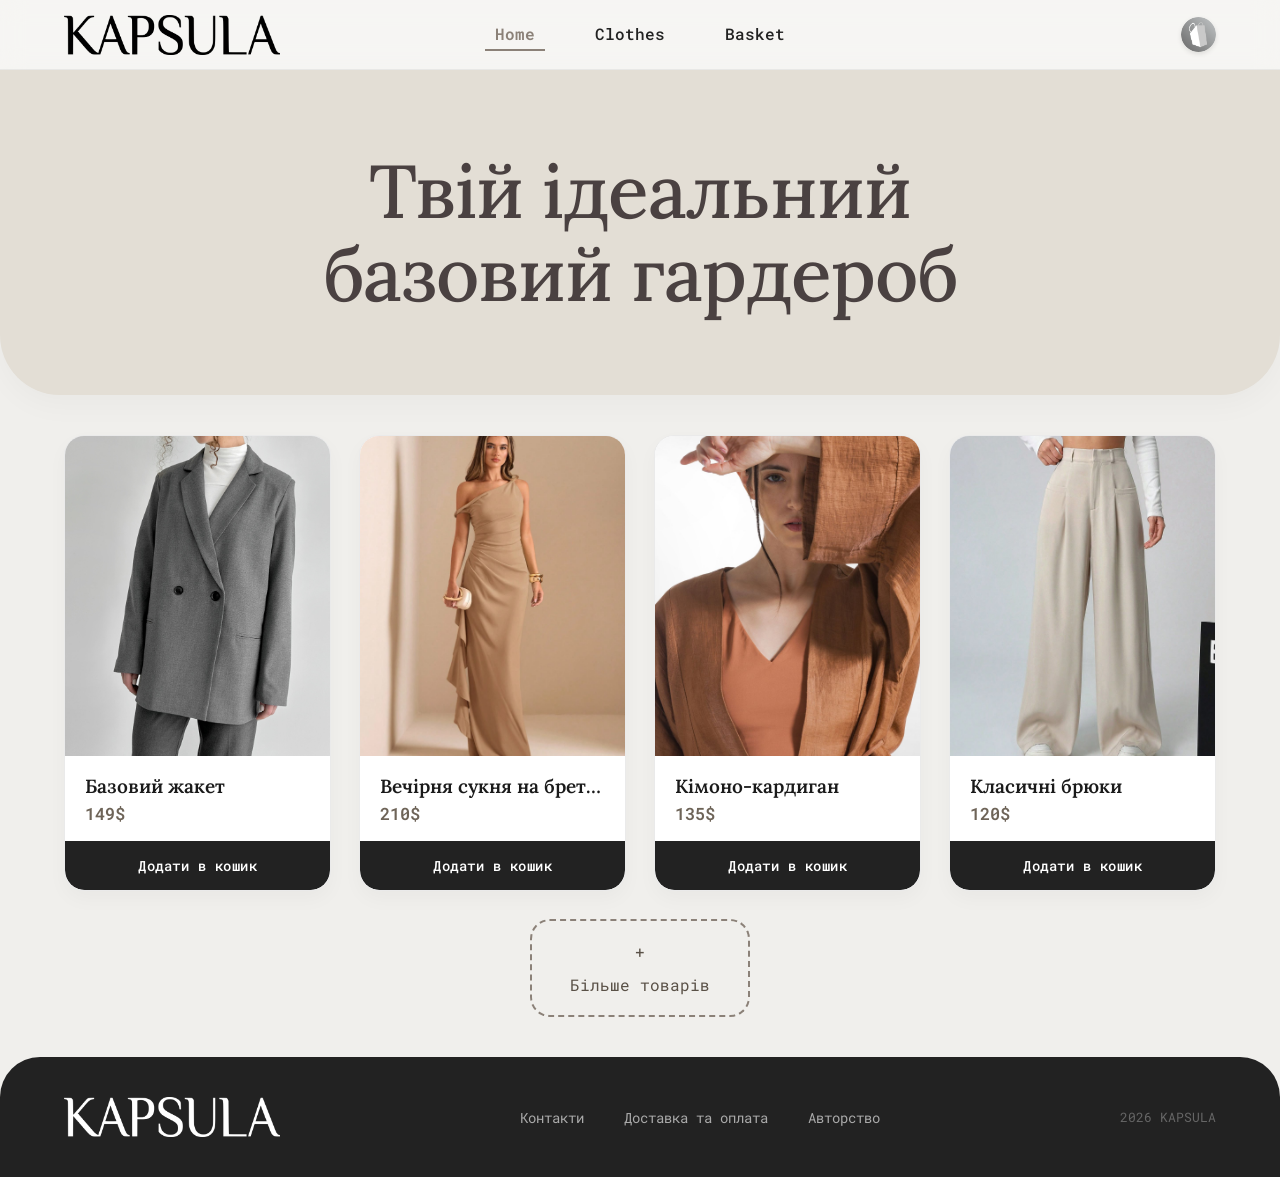
<file: index.html>
<!DOCTYPE html>
<html lang="uk">
<head>
    <meta charset="UTF-8">
    <meta name="viewport" content="width=device-width, initial-scale=1.0">
    <title>Kapsula</title>
    <link rel="stylesheet" href="css/style.css">
</head>
<body>
    <div class="nav">
        <div class="nav-left">
            <img src="img/logo.png" class="logo" alt="KAPSULA">
        </div>
        <nav class="nav-center">
            <a href="index.html" class="nav-text active">Home</a>
            <a href="clotnes.html" class="nav-text">Clothes</a>
            <a href="cart.html" class="nav-text">Basket</a>
        </nav>
        <div class="nav-right">
            <div class="cart-wrapper">
                <span id="cart-count">0</span>
                <img src="img/Avatar.png" class="avatar" alt="Profile">
            </div>
        </div>
    </div>

    <main>
        <section class="hero">
            <div class="hero-text">
                <h1>Твій ідеальний<br>базовий гардероб</h1>
            </div>
        </section>
        
        <section class="cards-section" id="products-container">
            </section>
    </main>

    <footer class="footer">
        <div class="footer-left">
            <img src="img/logo.png" class="logo" alt="KAPSULA">
        </div>
        <div class="footer-center">
            <a href="404.html">Контакти</a>
            <a href="404.html">Доставка та оплата</a>
            <a href="credits.html">Авторство</a>
        </div>
        <div class="footer-right">
            <p>2026 KAPSULA</p>
        </div>
    </footer>

    <script src="js/script.js"></script>
</body>
</html>
</file>
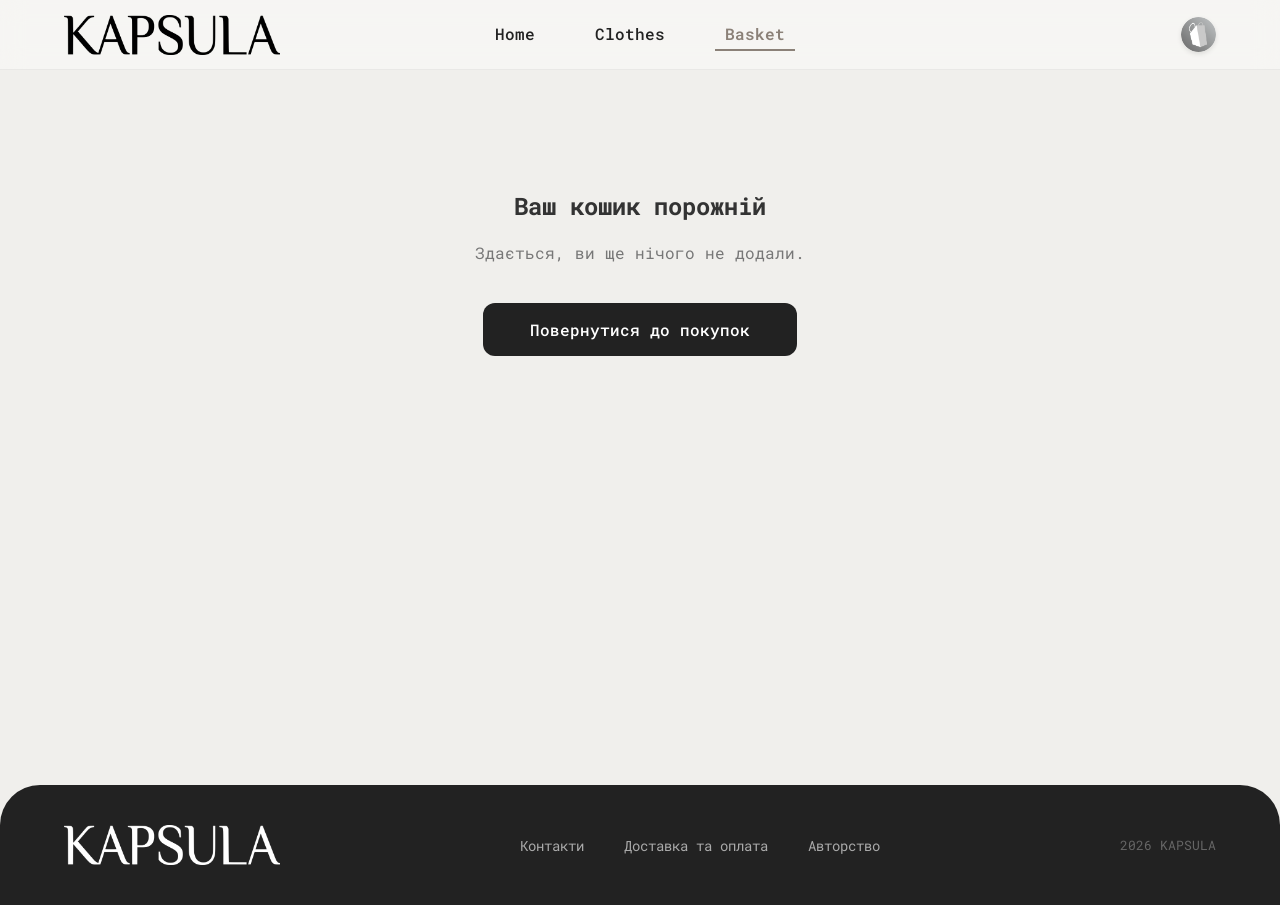
<file: cart.html>
<!DOCTYPE html>
<html lang="uk">
<head>
    <meta charset="UTF-8">
    <meta name="viewport" content="width=device-width, initial-scale=1.0">
    <title>Кошик - Kapsula</title>
    <link rel="stylesheet" href="css/style.css">
</head>
<body>
    <div class="nav">
        <div class="nav-left">
            <img src="img/logo.png" class="logo" alt="KAPSULA">
        </div>
        <nav class="nav-center">
            <a href="index.html" class="nav-text">Home</a>
            <a href="clotnes.html" class="nav-text">Clothes</a>
            <a href="cart.html" class="nav-text active">Basket</a>
        </nav>
        <div class="nav-right">
            <div class="cart-wrapper">
                <span id="cart-count">0</span>
                <img src="img/Avatar.png" class="avatar" alt="Profile">
            </div>
        </div>
    </div>

    <main class="cart-page">
        <div class="cart-header">
            <h1>Ваш кошик</h1>
            <button class="btn-clear" onclick="clearCart()">Очистити кошик</button>
        </div>
        
        <div id="cart-container" class="cart-container">
        </div>
    </main>

    <footer class="footer">
        <div class="footer-left">
            <img src="img/logo.png" class="logo" alt="KAPSULA">
        </div>
        <div class="footer-center">
            <a href="404.html">Контакти</a>
            <a href="404.html">Доставка та оплата</a>
            <a href="credits.html">Авторство</a>
        </div>
        <div class="footer-right">
            <p>2026 KAPSULA</p>
        </div>
    </footer>

    <script src="js/cart.js"></script>
</body>
</html>
</file>
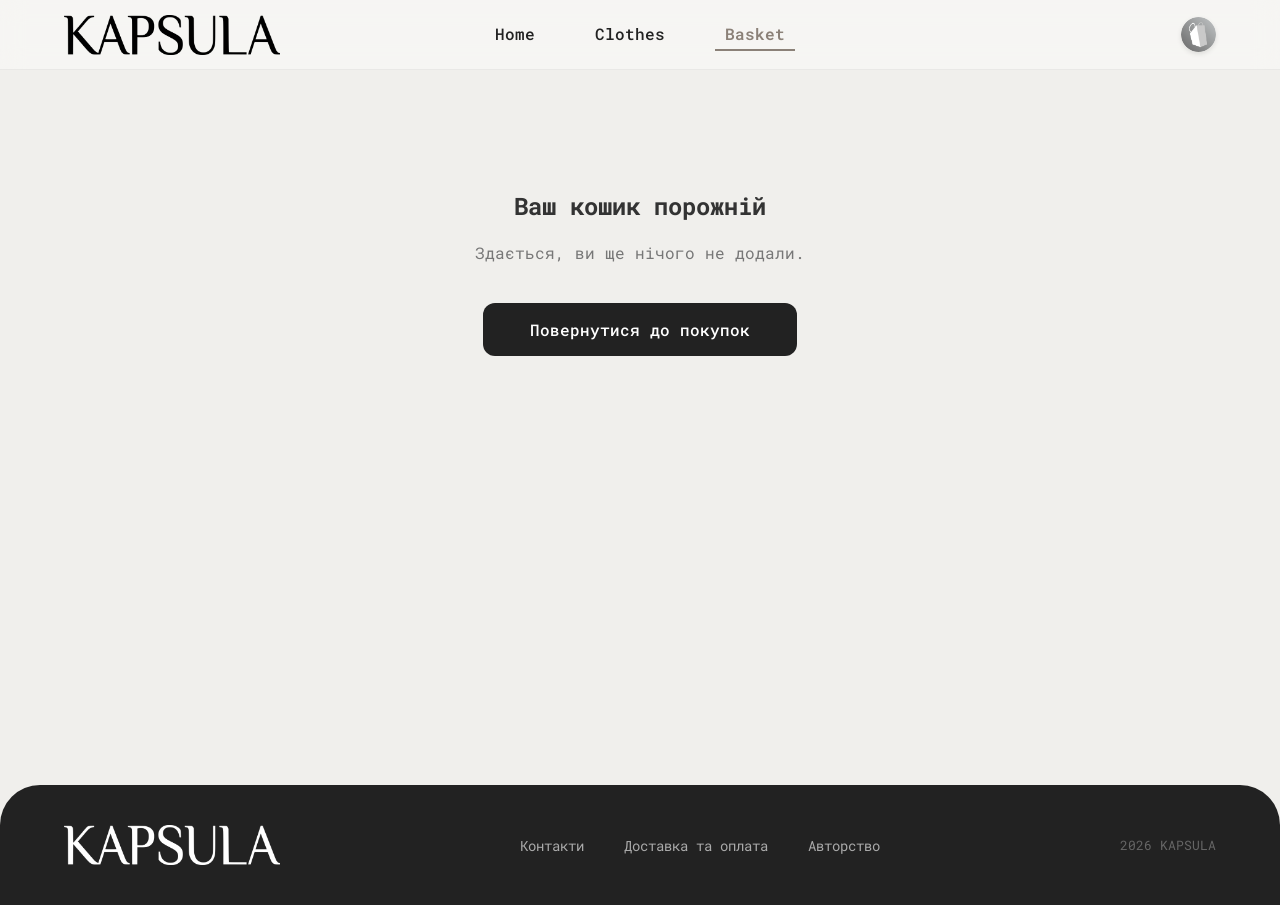
<file: checkout.html>
<!DOCTYPE html>
<html lang="uk">
<head>
    <meta charset="UTF-8">
    <meta name="viewport" content="width=device-width, initial-scale=1.0">
    <title>Оформлення замовлення - Kapsula</title>
    <link rel="stylesheet" href="css/style.css">
</head>
<body>
    <div class="nav">
        <div class="nav-left">
            <img src="img/logo.png" class="logo" alt="KAPSULA">
        </div>
        <nav class="nav-center">
            <a href="index.html" class="nav-text">Home</a>
            <a href="clotnes.html" class="nav-text">Clothes</a>
            <a href="cart.html" class="nav-text">Basket</a>
        </nav>
        <div class="nav-right">
            <div class="cart-wrapper">
                <span id="cart-count">0</span>
                <img src="img/Avatar.png" class="avatar" alt="Profile">
            </div>
        </div>
    </div>

    <main class="checkout-page">
        <h1>Оформлення замовлення</h1>
        <form class="checkout-form" id="checkout-form" onsubmit="processOrder(event)">
            <div class="form-group">
                <label for="name">Ім'я та Прізвище</label>
                <input type="text" id="name" required placeholder="Введіть ваше ім'я">
            </div>
            <div class="form-group">
                <label for="phone">Номер телефону</label>
                <input type="tel" id="phone" required placeholder="+38 (000) 000-00-00">
            </div>
            <div class="form-group">
                <label for="city">Місто та відділення НП</label>
                <input type="text" id="city" required placeholder="Київ, Відділення №1">
            </div>
            <div class="form-group">
                <label for="payment">Спосіб оплати</label>
                <select id="payment" required>
                    <option value="card">Карткою онлайн</option>
                    <option value="cash">При отриманні</option>
                </select>
            </div>
            
            <div class="checkout-summary">
                <p>До сплати: <strong id="checkout-total">0</strong>$</p>
            </div>

            <button type="submit" class="btn-add btn-large">Підтвердити замовлення</button>
        </form>
    </main>

    <script src="js/cart.js"></script>
</body>
</html>
</file>
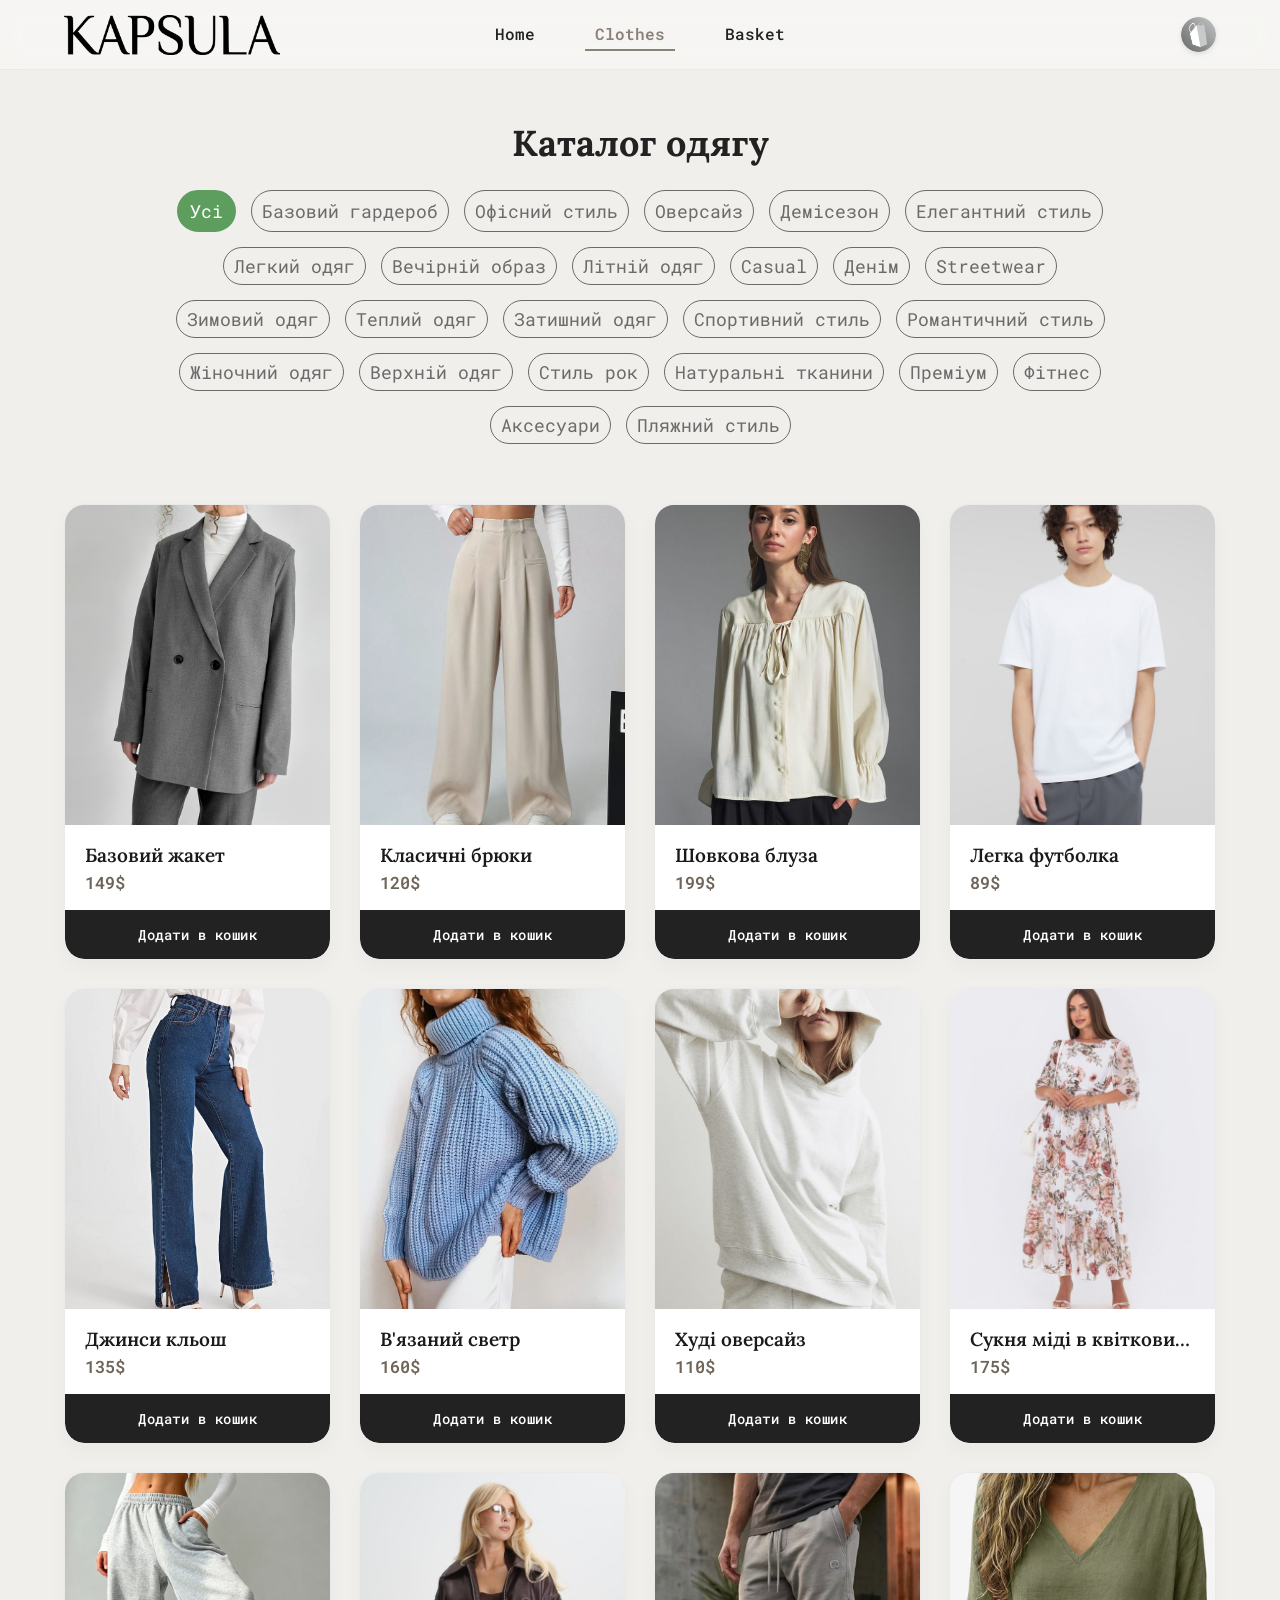
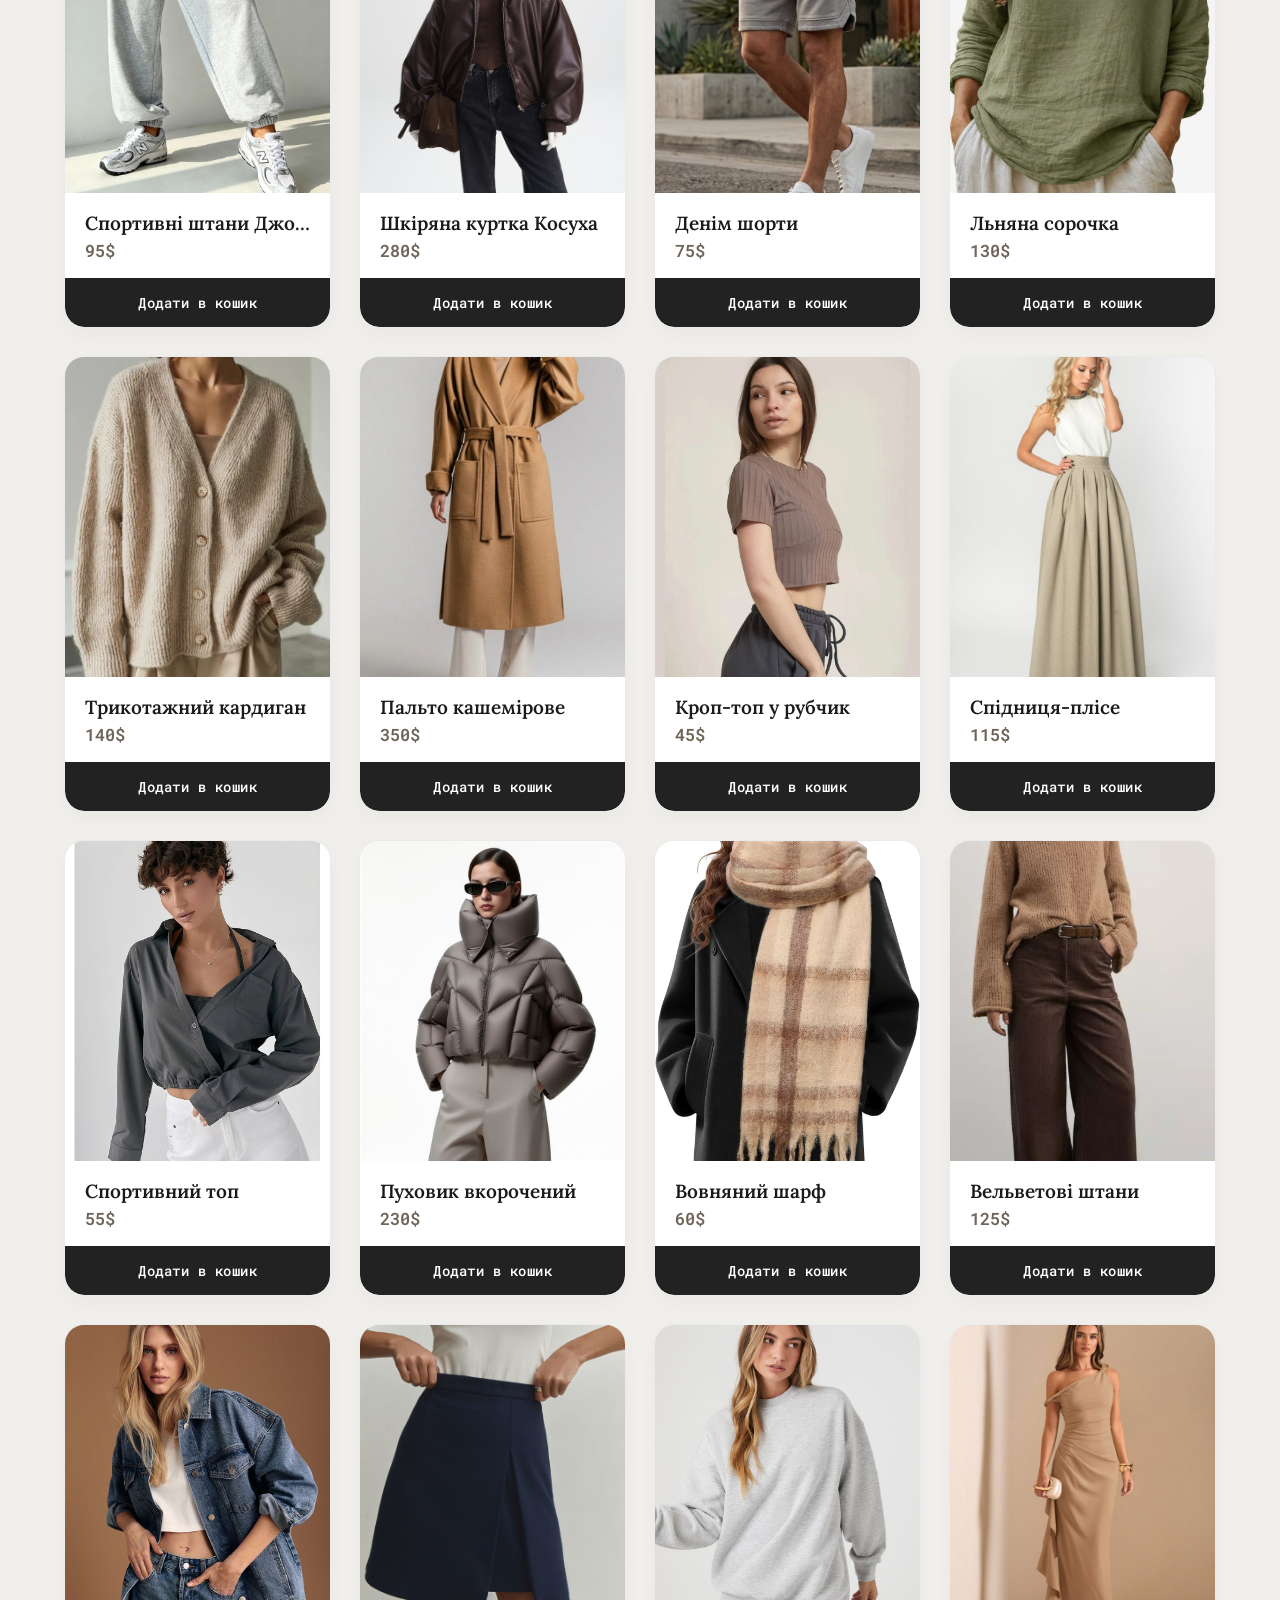
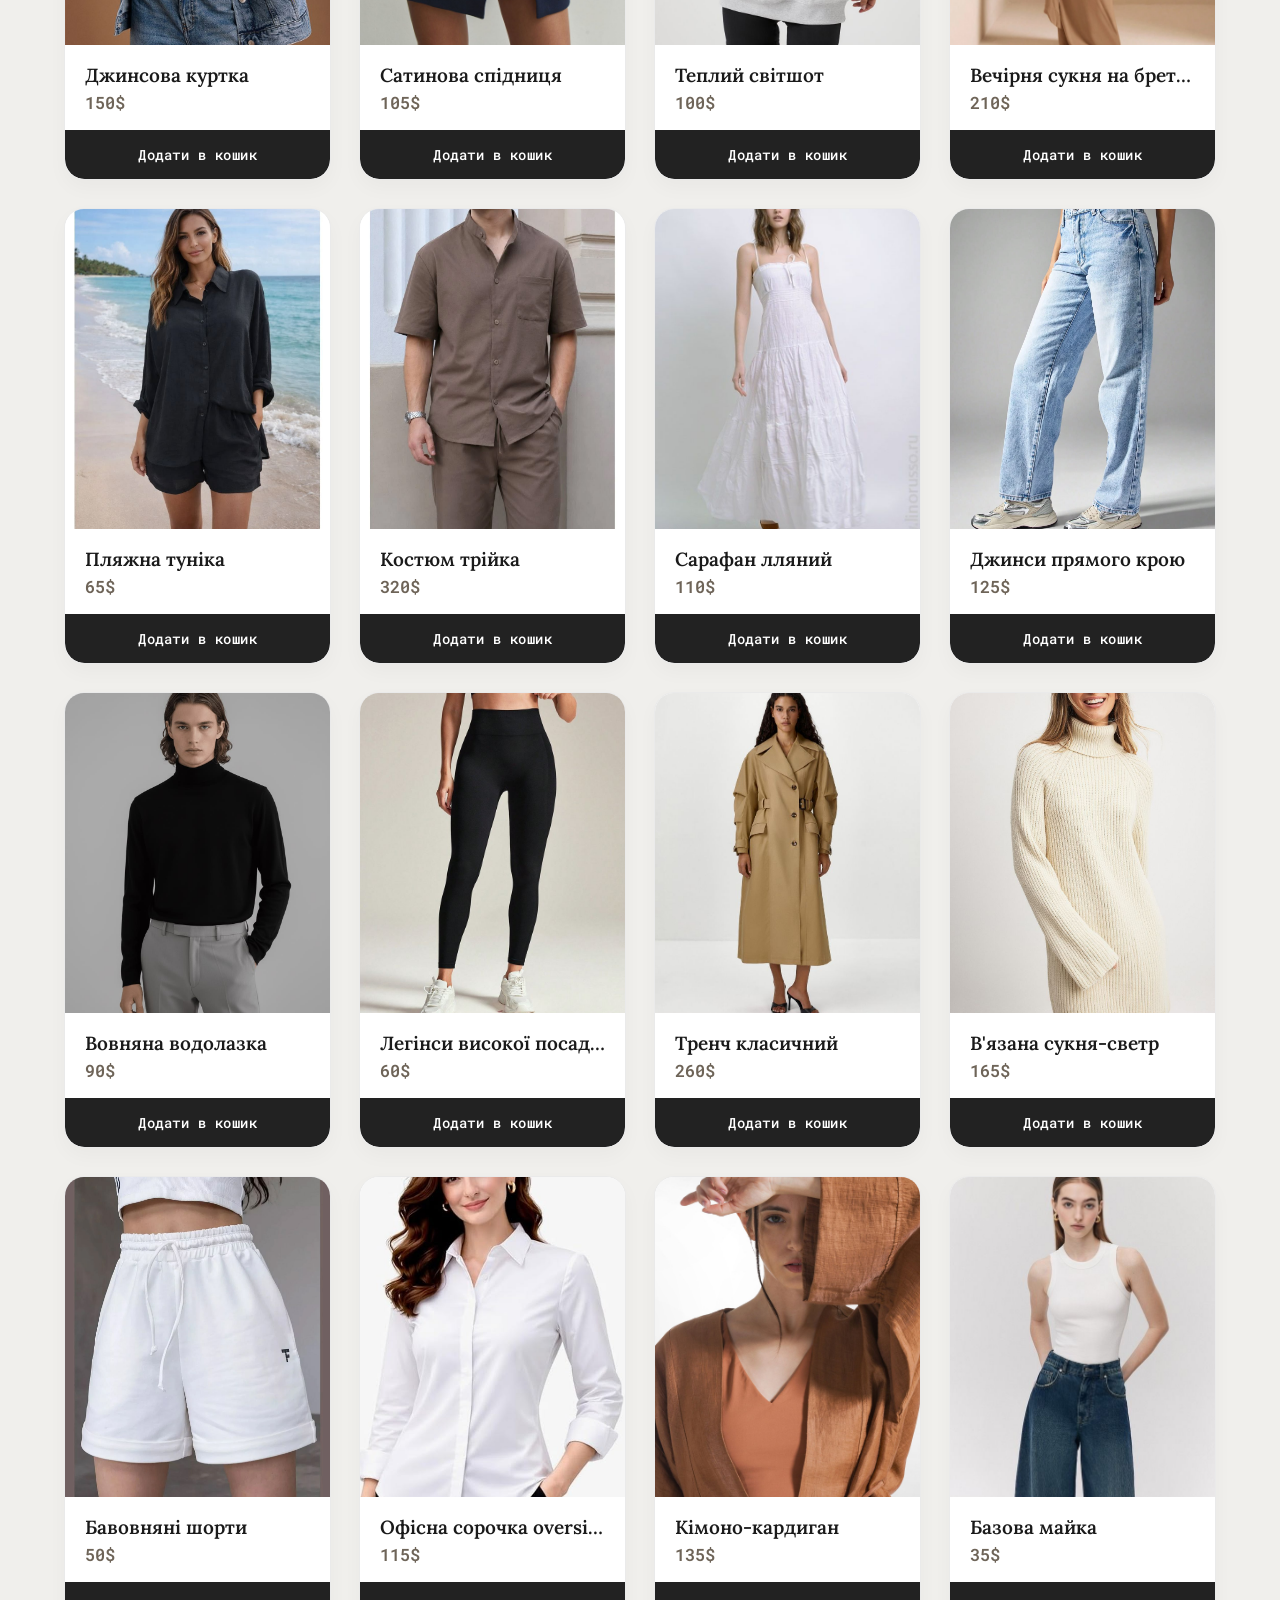
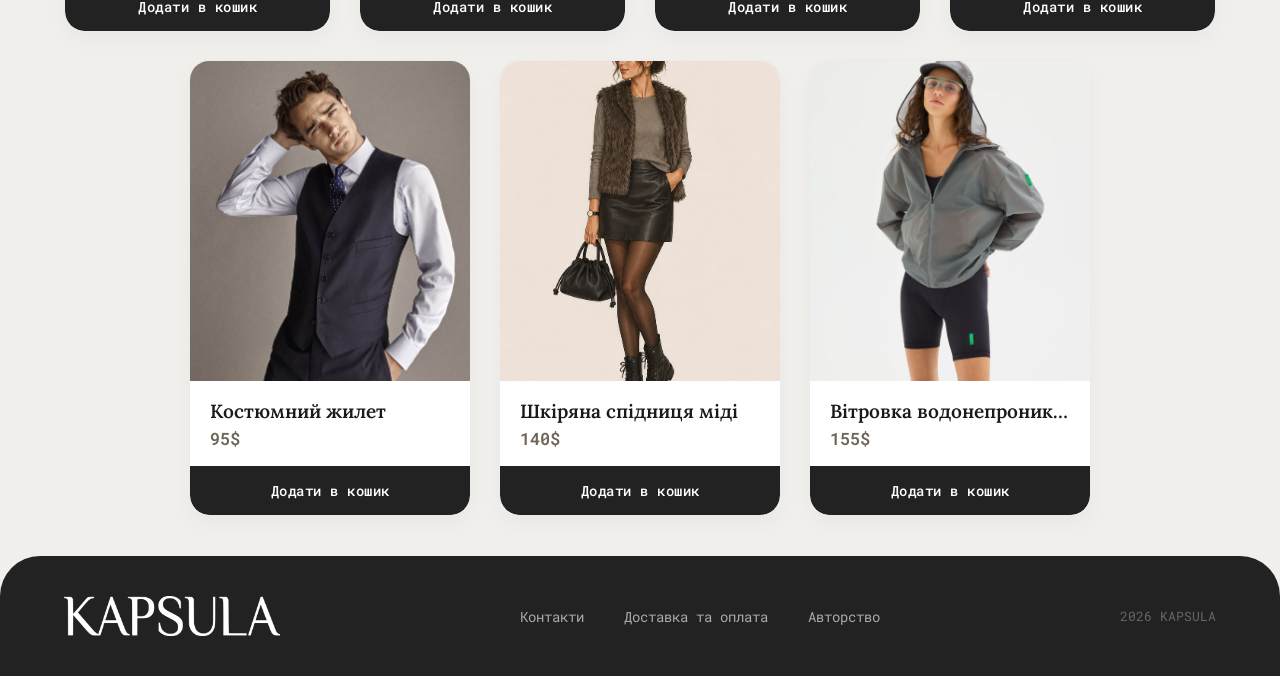
<file: clotnes.html>
<!DOCTYPE html>
<html lang="uk">
<head>
    <meta charset="UTF-8">
    <meta name="viewport" content="width=device-width, initial-scale=1.0">
    <title>Kapsula - Каталог</title>
    <link rel="stylesheet" href="css/style.css">
</head>
<body>
    <div class="nav">
        <div class="nav-left">
            <img src="img/logo.png" class="logo" alt="KAPSULA">
        </div>
        <nav class="nav-center">
            <a href="index.html" class="nav-text">Home</a>
            <a href="clotnes.html" class="nav-text active">Clothes</a>
            <a href="cart.html" class="nav-text">Basket</a>
        </nav>
        <div class="nav-right">
            <div class="cart-wrapper">
                <span id="cart-count">0</span>
                <img src="img/Avatar.png" class="avatar" alt="Profile">
            </div>
        </div>
    </div>

    <main>
        <h1 style="text-align: center; margin-top: 50px; font-family: 'Lora', serif; font-size: 36px; color: #222;">Каталог одягу</h1>
        
        <div class="tags-container" id="tags-container"></div>

        <section class="cards-section" id="catalog-container">
        </section>
    </main>

    <footer class="footer">
        <div class="footer-left">
            <img src="img/logo.png" class="logo" alt="KAPSULA">
        </div>
        <div class="footer-center">
            <a href="404.html">Контакти</a>
            <a href="404.html">Доставка та оплата</a>
            <a href="credits.html">Авторство</a>
        </div>
        <div class="footer-right">
            <p>2026 KAPSULA</p>
        </div>
    </footer>

    <script src="js/tags-filter.js"></script>
</body>
</html>
</file>
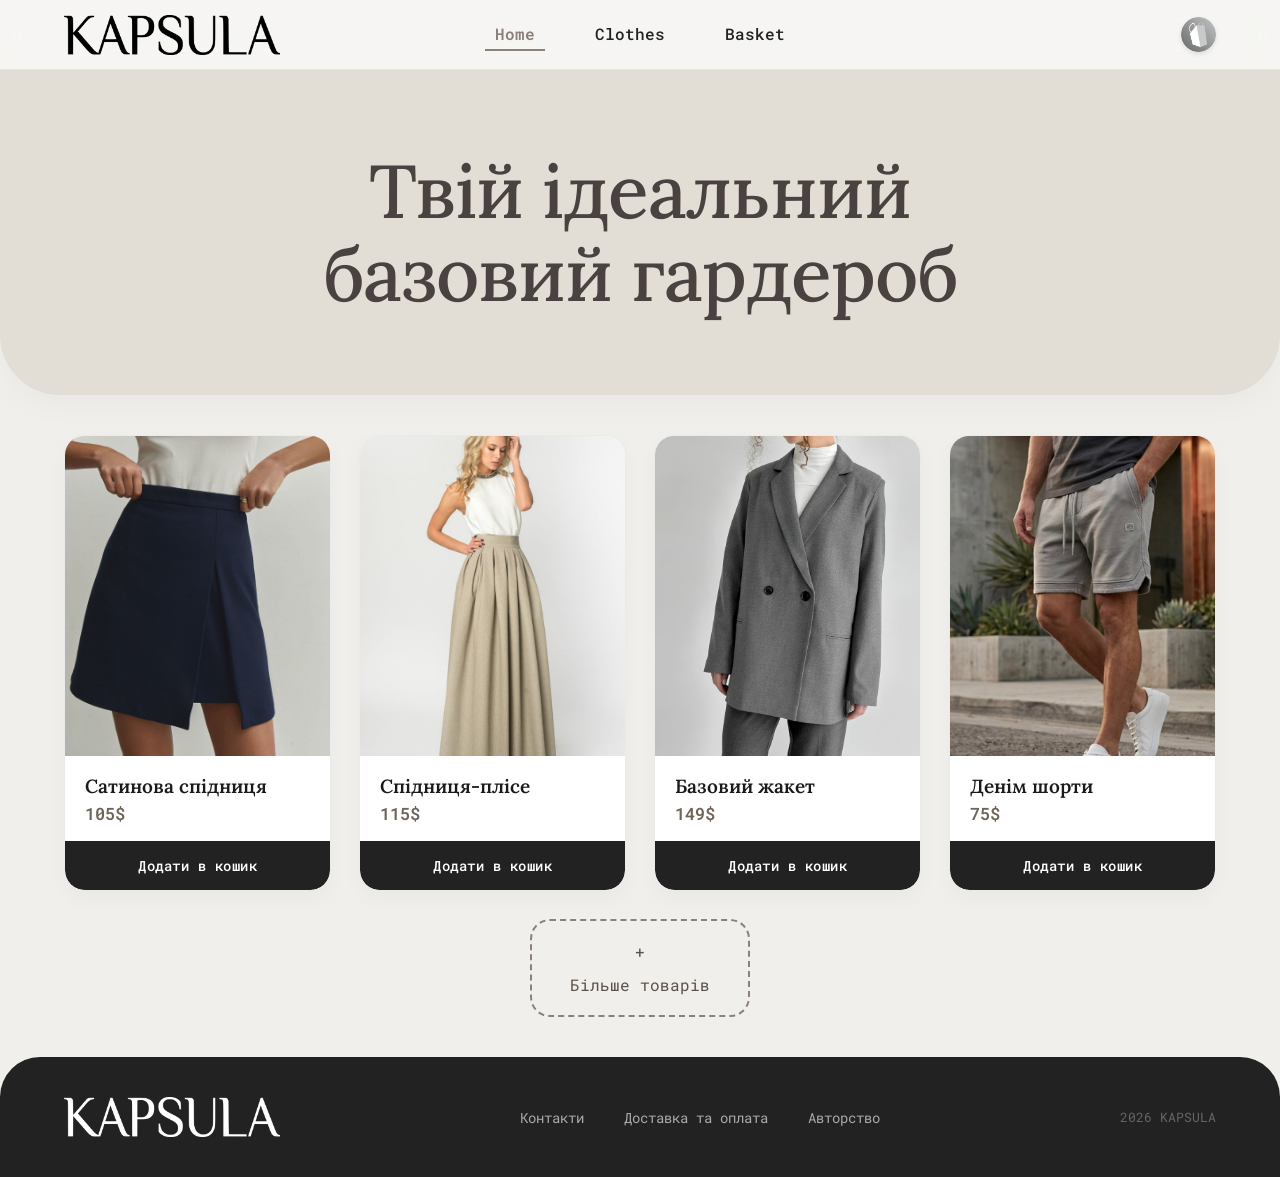
<file: home.html>
<!DOCTYPE html>
<html lang="uk">
<head>
    <meta charset="UTF-8">
    <meta name="viewport" content="width=device-width, initial-scale=1.0">
    <title>Kapsula</title>
    <link rel="stylesheet" href="css/style.css">
</head>
<body>
    <div class="nav">
        <div class="nav-left">
            <img src="img/logo.png" class="logo" alt="KAPSULA">
        </div>
        <nav class="nav-center">
            <a href="home.html" class="nav-text active">Home</a>
            <a href="clotnes.html" class="nav-text">Clothes</a>
            <a href="cart.html" class="nav-text">Basket</a>
        </nav>
        <div class="nav-right">
            <div class="cart-wrapper">
                <span id="cart-count">0</span>
                <img src="img/Avatar.png" class="avatar" alt="Profile">
            </div>
        </div>
    </div>

    <main>
        <section class="hero">
            <div class="hero-text">
                <h1>Твій ідеальний<br>базовий гардероб</h1>
            </div>
        </section>
        
        <section class="cards-section" id="products-container">
            </section>
    </main>

    <footer class="footer">
        <div class="footer-left">
            <img src="img/logo.png" class="logo" alt="KAPSULA">
        </div>
        <div class="footer-center">
            <a href="404.html">Контакти</a>
            <a href="404.html">Доставка та оплата</a>
            <a href="credits.html">Авторство</a>
        </div>
        <div class="footer-right">
            <p>2026 KAPSULA</p>
        </div>
    </footer>

    <script src="js/script.js"></script>
</body>
</html>
</file>
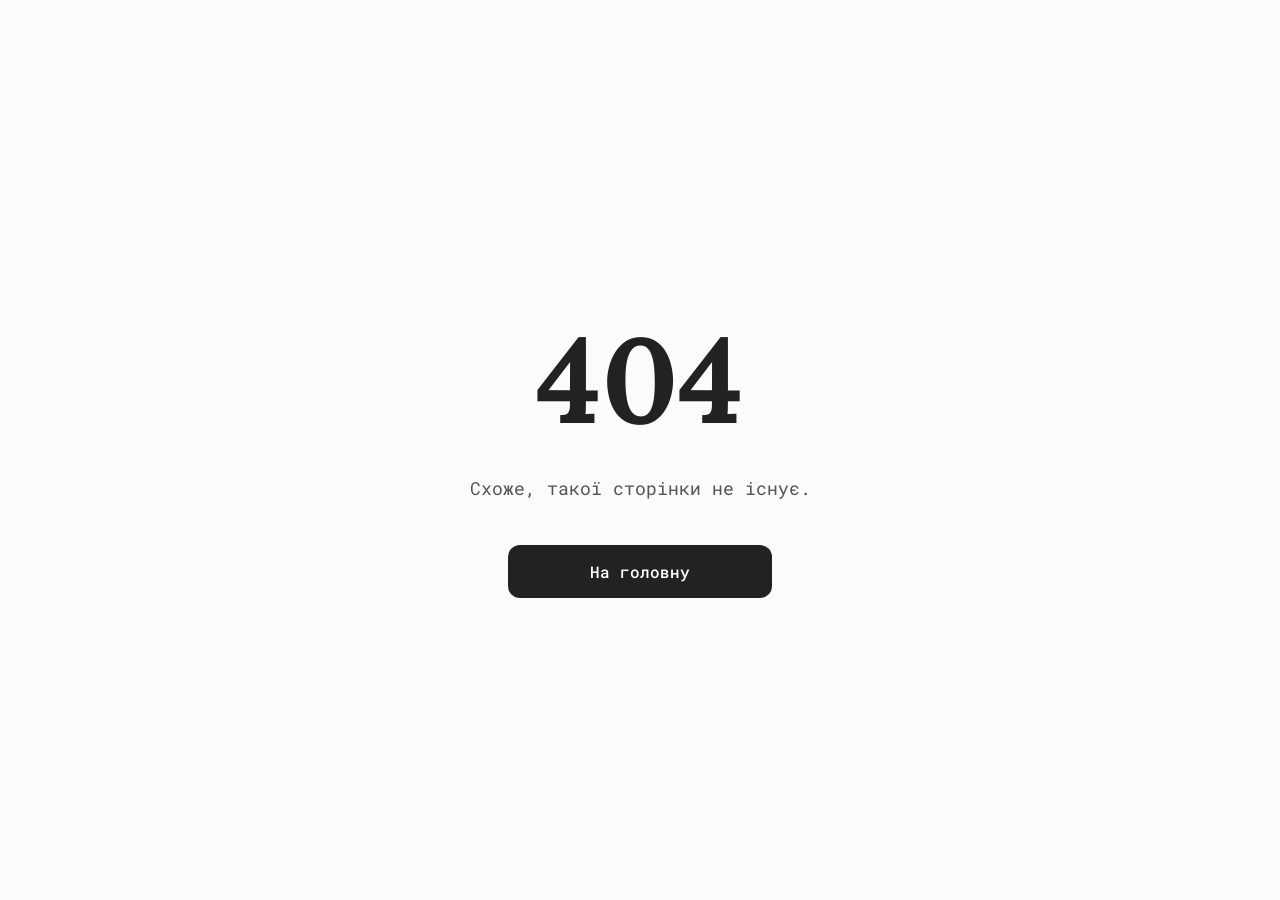
<file: product.html>
<!DOCTYPE html>
<html lang="uk">
<head>
    <meta charset="UTF-8">
    <meta name="viewport" content="width=device-width, initial-scale=1.0">
    <title>Kapsula</title>
    <link rel="stylesheet" href="css/style.css">
</head>
<body>
    <div class="nav">
        <div class="nav-left">
            <img src="img/logo.png" class="logo" alt="KAPSULA">
        </div>
        <nav class="nav-center">
            <a href="index.html" class="nav-text">Home</a>
            <a href="clotnes.html" class="nav-text active">Clothes</a>
            <a href="cart.html" class="nav-text">Basket</a>
        </nav>
        <div class="nav-right">
            <div class="cart-wrapper">
                <span id="cart-count">0</span>
                <img src="img/Avatar.png" class="avatar" alt="Profile">
            </div>
        </div>
    </div>

    <main id="product-container"></main>

    <footer class="footer">
        <div class="footer-left">
            <img src="img/logo.png" class="logo" alt="KAPSULA">
        </div>
        <div class="footer-center">
            <a href="404.html">Контакти</a>
            <a href="404.html">Доставка та оплата</a>
            <a href="credits.html">Авторство</a>
        </div>
        <div class="footer-right">
            <p>2026 KAPSULA</p>
        </div>
    </footer>

    <script src="js/script.js"></script>
    <script src="js/product-loader.js"></script>
</body>
</html>
</file>
<file: css/style.css>
/* ########################## */
/* #- GENERAL & BASE -#       */
/* ########################## */

@import url('https://fonts.googleapis.com/css2?family=Lora:wght@400;500;600&family=Roboto+Mono:wght@400;500;600&display=swap');

body {
    background-color: #f0efec;
    margin: 0;
    font-family: 'Roboto Mono', monospace;
    color: #333;
    min-height: 100vh; 
}

html {
    height: 100%;
}

main, .cart-page {
    min-height: calc(100vh - 265px);
    box-sizing: border-box;
}

/* ########################## */
/* #- NAVIGATION & HEADER -#  */
/* ########################## */

.nav {
    height: 70px;
    width: 100%;
    background-color: rgba(252, 251, 249, 0.5);
    backdrop-filter: blur(12px);
    -webkit-backdrop-filter: blur(12px);
    position: sticky;
    top: 0;
    z-index: 1000;
    display: flex;
    align-items: center;
    justify-content: space-between;
    padding: 0 5%;
    box-sizing: border-box;
    border-bottom: 1px solid rgba(0,0,0,0.05);
}

.nav-left {
    flex: 1;
    display: flex;
    justify-content: flex-start;
}

.nav-center {
    flex: 2;
    display: flex;
    justify-content: center;
    gap: 40px;
}

.nav-right {
    flex: 1;
    display: flex;
    justify-content: flex-end;
    align-items: center;
}

.logo {
    height: 40px;
    width: auto;
    display: block;
}

.nav-text {
    font-size: 16px;
    font-weight: 500;
    text-decoration: none;
    color: #222;
    padding: 5px 10px;
    transition: color 0.3s ease;
}

.nav-text:hover {
    color: #8b8178;
}

.nav-text.active {
    color: #8b8178;
    font-weight: 600;
    border-bottom: 2px solid #8b8178;
}

.cart-wrapper {
    position: relative;
    display: flex;
    align-items: center;
    cursor: pointer;
}

#cart-count {
    position: absolute;
    top: -5px;
    right: -8px;
    background-color: #222;
    color: #fff;
    font-size: 10px;
    font-weight: 600;
    width: 18px;
    height: 18px;
    border-radius: 50%;
    display: flex;
    align-items: center;
    justify-content: center;
    border: 2px solid #fcfbf9;
}

.avatar {
    height: 35px;
    width: 35px;
    border-radius: 50%;
    object-fit: cover;
    box-shadow: 0 2px 5px rgba(0,0,0,0.1);
}

/* ########################## */
/* #- UI COMPONENTS -#        */
/* ########################## */

.btn-add {
    width: 100%;
    padding: 14px 0;
    margin-top: 10px;
    background-color: #222;
    color: #fff;
    border: none;
    border-radius: 12px;
    font-family: 'Roboto Mono', monospace;
    font-size: 14px;
    font-weight: 500;
    cursor: pointer;
    transition: background-color 0.3s ease, transform 0.1s ease;
}

.btn-add:hover {
    background-color: #4a4141;
}

.btn-add:active {
    transform: scale(0.97);
}

.btn-large {
    padding: 16px 32px;
    font-size: 16px;
    max-width: 250px;
    margin-top: 15px;
}

/* ########################## */
/* #- HERO SECTION -#         */
/* ########################## */

.hero {
    background-color: #e3ded5;
    border-radius: 0 0 60px 60px;
    padding: 80px 5%;
    display: flex;
    align-items: center;
    justify-content: center;
    text-align: center;
    box-shadow: 0 10px 30px rgba(0,0,0,0.03);
}

.hero-text h1 {
    font-family: 'Lora', serif;
    font-size: 75px;
    font-weight: 500;
    color: #4a4141;
    margin: 0;
    line-height: 1.1;
    letter-spacing: -1px;
}

/* ########################## */
/* #- PRODUCT CARDS (MODERN) -# */
/* ########################## */

.cards-section {
    width: 100%;
    box-sizing: border-box;
    display: flex;
    flex-wrap: wrap;
    gap: 28px;
    padding: 40px 5%;
    justify-content: center;
    align-items: stretch;
}

.cards-section::-webkit-scrollbar {
    display: none;
}

.card {
    width: 100%;
    flex: 1 1 240px;
    max-width: 280px;
    min-width: 210px;
    background-color: #fff;
    border-radius: 20px;
    overflow: hidden;
    border: 1px solid #eaeaea;
    box-shadow: 0 8px 20px rgba(0,0,0,0.03);
    display: flex;
    flex-direction: column;
    justify-content: space-between;
    transition: transform 0.3s cubic-bezier(0.25, 0.8, 0.25, 1), box-shadow 0.3s ease, border-color 0.3s ease;
    text-decoration: none;
    color: inherit;
}

.card:hover {
    transform: translateY(-7px);
    box-shadow: 0 16px 32px rgba(0,0,0,0.08);
    border-color: #d1d1d1;
}

.card-img-wrapper {
    width: 100%;
    height: 320px;
    background-color: #f5f2ed;
    overflow: hidden;
}

.card-img {
    width: 100%;
    height: 100%;
    object-fit: cover;
    transition: transform 0.6s ease;
}

.card:hover .card-img {
    transform: scale(1.06);
}

.card-info {
    padding: 18px 20px 0 20px;
    display: flex;
    flex-direction: column;
    justify-content: space-between;
    flex-grow: 1;
}

.card-title {
    margin: 0 0 4px 0;
    font-family: 'Lora', serif;
    font-size: 19px;
    font-weight: 600;
    color: #1a1a1a;
    text-align: left;
    white-space: nowrap;
    overflow: hidden;
    text-overflow: ellipsis;
}

.card-price {
    margin: 0;
    font-size: 17px;
    font-weight: 600;
    color: #6e6458;
    text-align: left;
}

.card .btn-add {
    width: calc(100% + 40px);
    margin: 16px -20px 0 -20px;
    padding: 15px 0;
    background-color: #222222;
    color: #ffffff;
    border: none;
    border-radius: 0 0 20px 20px;
    font-size: 14px;
    font-weight: 500;
    letter-spacing: 0.5px;
    cursor: pointer;
    transition: background-color 0.25s ease;
    text-align: center;
}

.card .btn-add:hover {
    background-color: #5a5147;
}

.more-card {
    flex: 1 1 180px;
    max-width: 220px;
    min-width: 160px;
    border: 2px dashed #8b8178;
    border-radius: 20px;
    display: flex;
    flex-direction: column;
    align-items: center;
    justify-content: center;
    text-decoration: none;
    color: #5a5147;
    background-color: transparent;
    transition: all 0.3s ease;
    gap: 12px;
    padding: 20px;
    box-sizing: border-box;
}

.more-card:hover {
    border-color: #222;
    color: #222;
    background-color: rgba(90, 81, 71, 0.05);
    transform: translateY(-3px);
}

/* ########################## */
/* #- SINGLE PRODUCT PAGE -#  */
/* ########################## */

.product-section {
    display: flex;
    gap: 50px;
    padding: 60px 5%;
    max-width: 1100px;
    margin: 0 auto;
    align-items: flex-start;
}

.product-image-wrapper {
    flex: 1;
    max-width: 500px;
    border-radius: 20px;
    overflow: hidden;
    box-shadow: 0 10px 30px rgba(0,0,0,0.05);
}

.product-image-wrapper img {
    width: 100%;
    height: auto;
    display: block;
    object-fit: cover;
}

.product-details {
    flex: 1;
    display: flex;
    flex-direction: column;
    gap: 20px;
}

.product-details h1 {
    font-family: 'Lora', serif;
    font-size: 38px;
    color: #222;
    margin: 0;
}

.product-price {
    font-size: 26px;
    font-weight: 600;
    color: #5a5147;
    margin: 0;
}

.product-description {
    font-size: 15px;
    line-height: 1.6;
    color: #555;
    margin: 0;
}

.product-material {
    font-size: 14px;
    color: #666;
    margin: 0;
}

.product-options {
    display: flex;
    flex-direction: column;
    gap: 8px;
    margin-top: 10px;
}

.size-label {
    font-size: 14px;
    color: #333;
    font-weight: 500;
}

.size-select {
    padding: 12px 16px;
    border: 1px solid #ccc;
    border-radius: 10px;
    font-family: 'Roboto Mono', monospace;
    font-size: 15px;
    background-color: #fff;
    color: #333;
    outline: none;
    cursor: pointer;
    max-width: 200px;
    transition: border-color 0.3s;
}

.size-select:focus {
    border-color: #5a5147;
}

.size-select.select-invalid {
    border-color: #d9534f;
}

.size-error {
    display: none;
    color: #d9534f;
    font-size: 12px;
}

/* ==========================================
   ART PAGE
   ========================================== */

.cart-page {
    max-width: 900px;
    margin: 40px auto;
    padding: 0 20px;
}

.cart-header {
    display: flex;
    justify-content: space-between;
    align-items: center;
    margin-bottom: 30px;
    padding-bottom: 15px;
    border-bottom: 1px solid #e0e0e0;
}

.cart-header h1 {
    font-family: 'Lora', serif;
    font-size: 32px;
    margin: 0;
}

.btn-clear {
    background: transparent;
    border: 1px solid #c62828;
    color: #c62828;
    padding: 8px 16px;
    border-radius: 20px;
    cursor: pointer;
    font-size: 14px;
    transition: all 0.2s ease;
}

.btn-clear:hover {
    background: #c62828;
    color: #fff;
}

.cart-list {
    display: flex;
    flex-direction: column;
    gap: 20px;
}

.cart-item {
    display: flex;
    justify-content: space-between;
    align-items: center;
    background: #ffffff;
    border: 1px solid #eee;
    border-radius: 12px;
    padding: 15px 20px;
    box-shadow: 0 2px 8px rgba(0,0,0,0.03);
}

.cart-item-left {
    display: flex;
    align-items: center;
    gap: 20px;
}

.cart-item-img {
    width: 80px;
    height: 100px;
    object-fit: cover;
    border-radius: 8px;
    background-color: #f5f5f5;
}

.cart-item-details {
    display: flex;
    flex-direction: column;
    gap: 6px;
}

.cart-item-title {
    font-size: 18px;
    margin: 0;
    color: #222;
}

.cart-item-qty {
    font-size: 14px;
    color: #666;
    margin: 0;
}

.cart-item-price {
    font-size: 18px;
    font-weight: 600;
    color: #2e7d32;
    margin: 0;
}

.btn-remove {
    background-color: transparent;
    border: 1px solid #d32f2f;
    color: #d32f2f;
    padding: 8px 18px;
    border-radius: 20px;
    font-size: 14px;
    font-weight: 500;
    cursor: pointer;
    transition: all 0.2s ease;
}

.btn-remove:hover {
    background-color: #d32f2f;
    color: #ffffff;
}

.cart-summary {
    margin-top: 35px;
    padding: 25px;
    background: #f9f9f9;
    border-radius: 12px;
    display: flex;
    flex-direction: column;
    align-items: flex-end;
    gap: 20px;
}

.cart-summary-total {
    font-size: 22px;
    display: flex;
    gap: 15px;
}

.empty-cart {
    text-align: center;
    padding: 60px 20px;
}

/* ########################## */
/* #- CHECKOUT PAGE -#        */
/* ########################## */

.checkout-page {
    padding: 60px 5%;
    max-width: 800px;
    margin: 0 auto;
    min-height: 60vh;
}

.checkout-page h1 {
    font-family: 'Lora', serif;
    font-size: 36px;
    margin-bottom: 40px;
    text-align: center;
}

.checkout-form {
    background-color: #fff;
    padding: 40px;
    border-radius: 24px;
    box-shadow: 0 15px 35px rgba(0,0,0,0.04);
    display: flex;
    flex-direction: column;
    gap: 25px;
}

.form-group {
    display: flex;
    flex-direction: column;
    gap: 8px;
}

.form-group label {
    font-size: 14px;
    font-weight: 500;
    color: #555;
}

.form-group input, 
.form-group select {
    padding: 15px;
    border: 1px solid #ddd;
    border-radius: 12px;
    font-family: 'Roboto Mono', monospace;
    font-size: 15px;
    outline: none;
    transition: border-color 0.3s;
}

.form-group input:focus, 
.form-group select:focus {
    border-color: #222;
}

.checkout-summary {
    border-top: 1px solid #eee;
    padding-top: 20px;
    text-align: right;
    font-size: 20px;
}

/* ########################## */
/* #- FOOTER -#               */
/* ########################## */

.footer {
    background-color: #222;
    color: #fff;
    padding: 40px 5%;
    display: flex;
    align-items: center;
    justify-content: space-between;
    border-radius: 40px 40px 0 0;
}

.footer-left .logo {
    filter: invert(1);
}

.footer-center {
    display: flex;
    gap: 40px;
}

.footer-center a {
    text-decoration: none;
    color: #aaa;
    font-size: 14px;
    transition: color 0.3s ease;
}

.footer-center a:hover {
    color: #fff;
}

.footer-right p {
    font-size: 13px;
    color: #666;
    margin: 0;
}

/* ########################## */
/* #- 404 ERROR PAGE -#       */
/* ########################## */

.error-page-body {
    display: flex;
    justify-content: center;
    align-items: center;
    height: 100vh;
    margin: 0;
    background-color: #fcfbf9;
}

.error-container {
    text-align: center;
    padding: 20px;
}

.error-container h1 {
    font-family: 'Lora', serif;
    font-size: 120px;
    color: #222;
    margin: 0;
}

.error-container p {
    font-size: 18px;
    color: #555;
    margin: 20px 0 30px 0;
}

/* ########################## */
/* #- MEDIA QUERIES -#        */
/* ########################## */

@media (max-width: 900px) {
    .hero-text h1 {
        font-size: 55px;
    }
}

@media (max-width: 768px) {
    .nav {
        height: auto;
        flex-direction: column;
        padding: 20px 5%;
        gap: 20px;
    }

    .nav-left, .nav-center, .nav-right {
        width: 100%;
        justify-content: center;
    }

    .nav-center {
        gap: 20px;
        flex-wrap: wrap;
    }

    .hero {
        padding: 50px 5%;
        border-radius: 0 0 35px 35px;
    }
    
    .hero-text h1 {
        font-size: 40px;
    }

    .cards-section {
        padding: 50px 5%;
        grid-template-columns: repeat(auto-fill, minmax(150px, 1fr));
        gap: 20px;
    }

    .card {
        flex: 1 1 calc(50% - 16px);
        max-width: 100%;
        min-width: 140px;
    }

    .more-card {
        flex: 1 1 100%;
        max-width: 100%;
        min-height: 80px;
        flex-direction: row;
        justify-content: center;
        gap: 10px;
        padding: 15px;
    }

    .more-card .plus-icon {
        font-size: 24px;
    }

    .card-img-wrapper {
        height: 220px;
    }

    .card-info {
        padding: 15px 10px;
        gap: 8px;
    }

    .card-title {
        font-size: 16px;
    }

    .card-price {
        font-size: 18px;
    }

    .btn-add {
        padding: 10px 0;
        font-size: 12px;
    }

    .btn-large {
        max-width: 100%;
        width: 100%;
    }

    .product-section {
        flex-direction: column;
        gap: 30px;
        padding: 40px 5%;
    }

    .product-image-wrapper {
        max-width: 100%;
    }

    .product-details h1 {
        font-size: 32px;
    }

    .size-select {
        max-width: 100%;
        width: 100%;
    }

    .cart-item {
        padding: 20px;
    }
    
    .cart-header {
        flex-direction: column;
        gap: 15px;
        align-items: flex-start;
    }
    
    .cart-summary {
        align-items: stretch;
        text-align: center;
    }
    
    .checkout-form {
        padding: 25px;
    }

    .footer {
        flex-direction: column;
        gap: 30px;
        text-align: center;
        padding: 40px 5% 30px;
        border-radius: 25px 25px 0 0;
    }

    .footer-center {
        flex-direction: column;
        gap: 15px;
    }
}

/* ########################## */
/* #- PAGE CLOTNEЫ -#        */
/* ########################## */

.tags-container {
    display: flex;
    flex-wrap: wrap;
    justify-content: center;
    gap: 15px;
    margin: 10px auto 20px auto;
    max-width: 1000px;
    padding: 0 20px;
}

.tag-btn {
    background-color: transparent;
    color: #6b6b6b;
    border: 1px solid #6b6b6b; 
    border-radius: 50px;     
    padding: 6px 10px;  
    font-size: 18px;       
    font-family: inherit;
    font-weight: 400;
    cursor: pointer;
    transition: all 0.2s ease-in-out;
    box-shadow: none !important; 
    outline: none;
}

.tag-btn:hover {
    background-color: #333;
    color: #ffffff;
    border-color: #333;
    font-weight: 200;
}


.tag-btn.active {
    background-color: #5d9e5f;
    color: #ffffff;
    border: 3px solid #5d9e5f;
    box-shadow: none !important;
}
</file>
